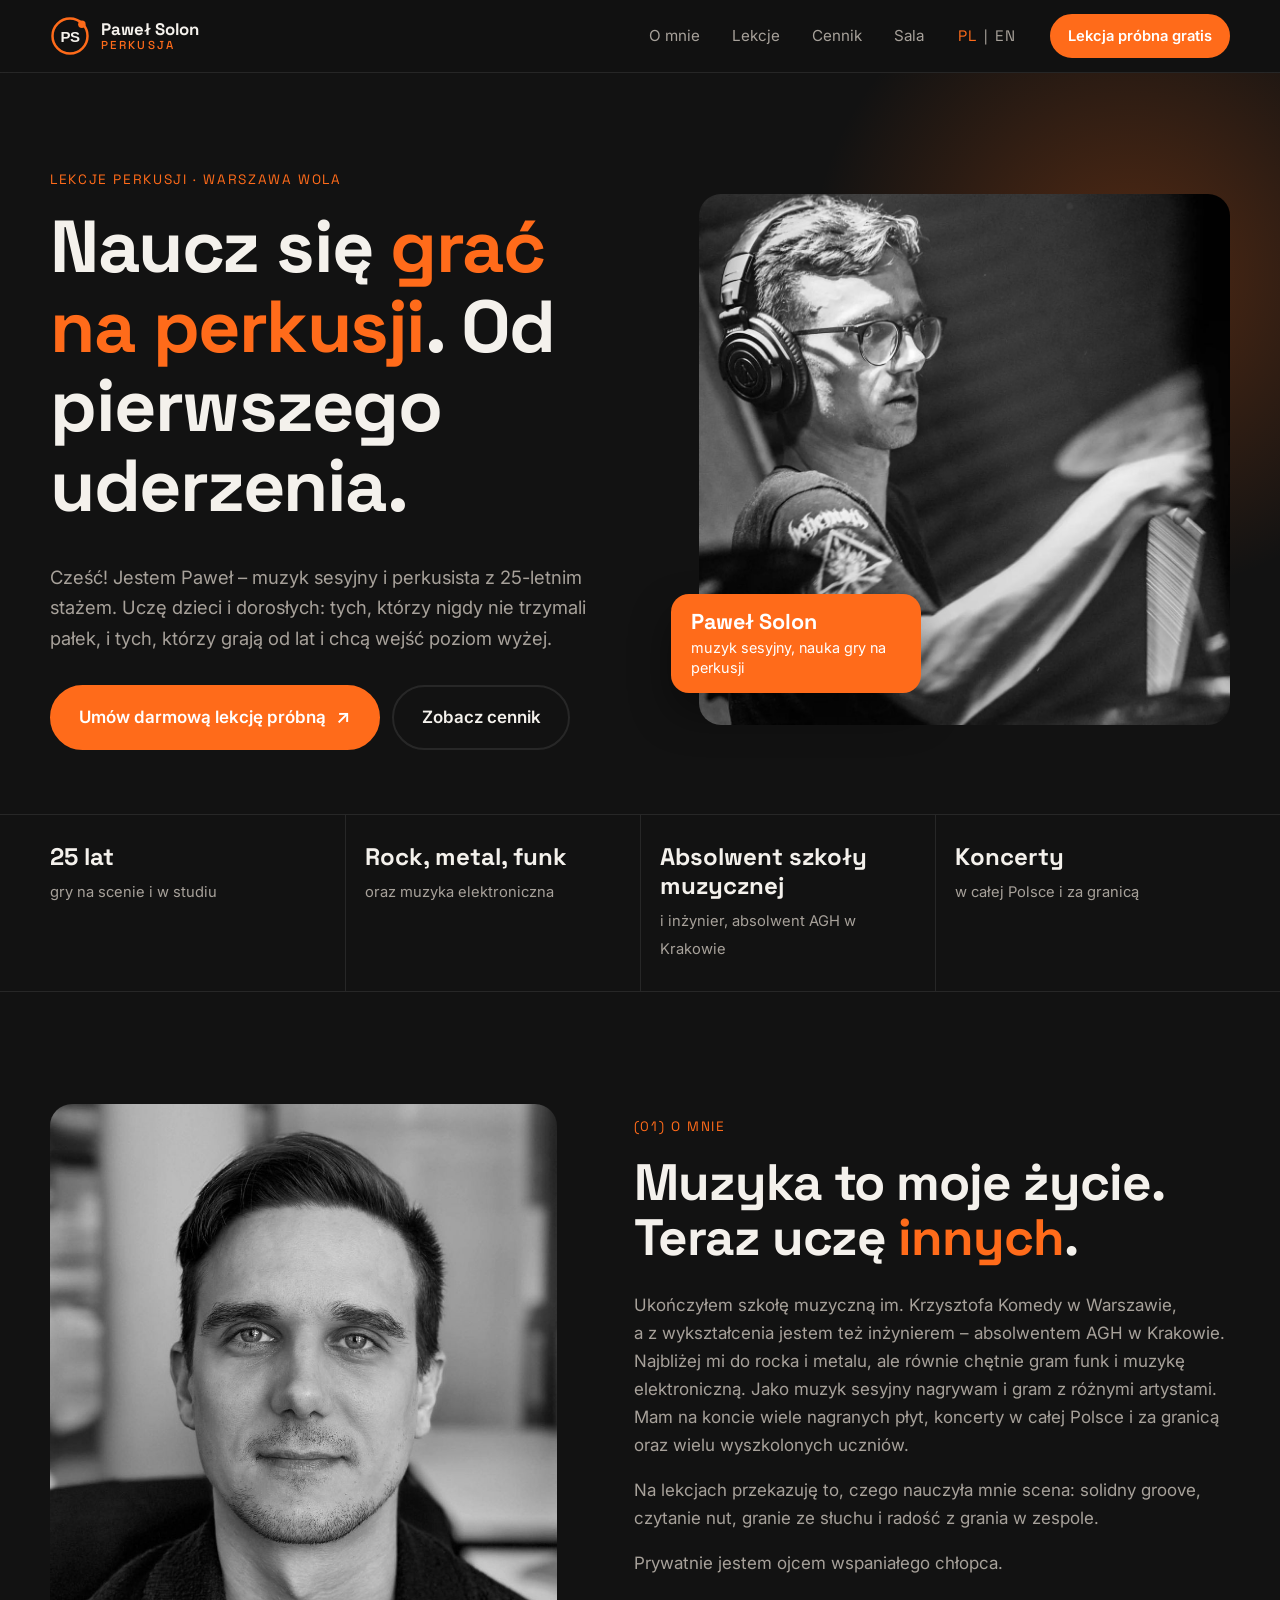
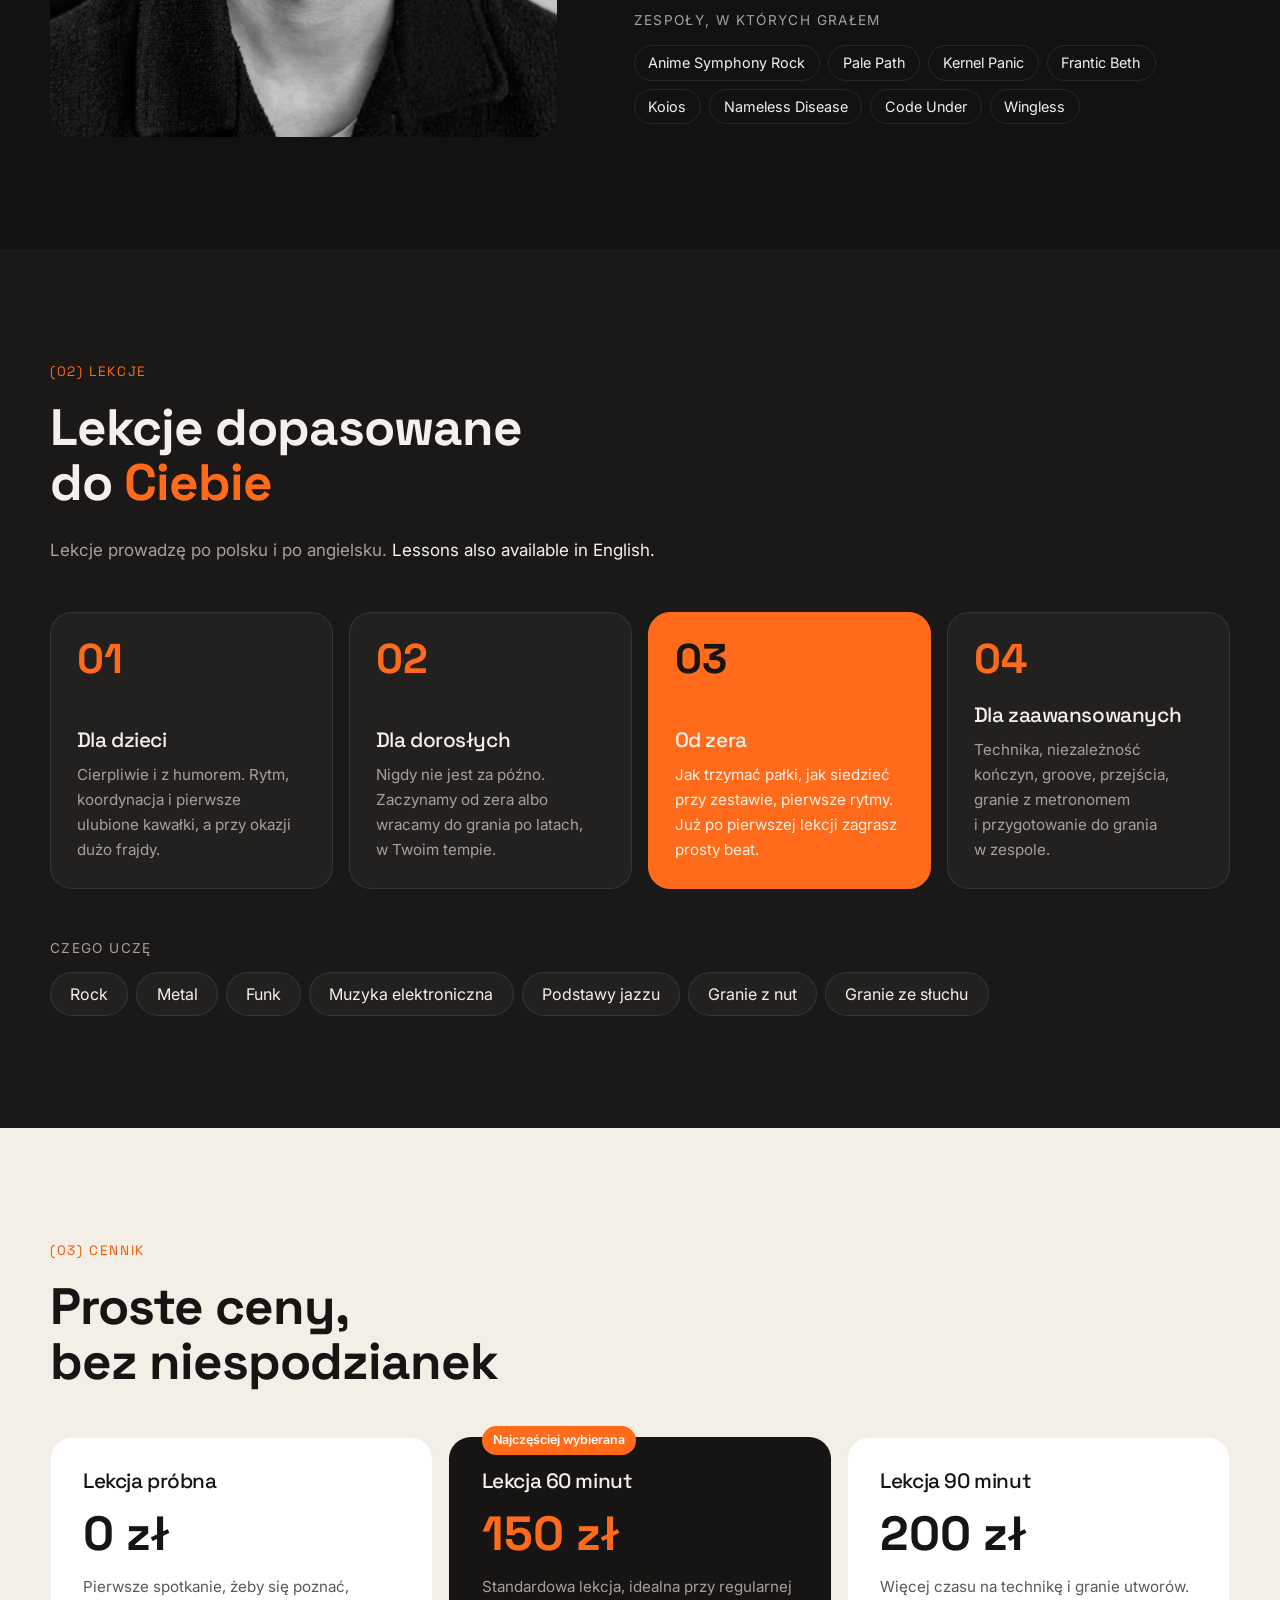
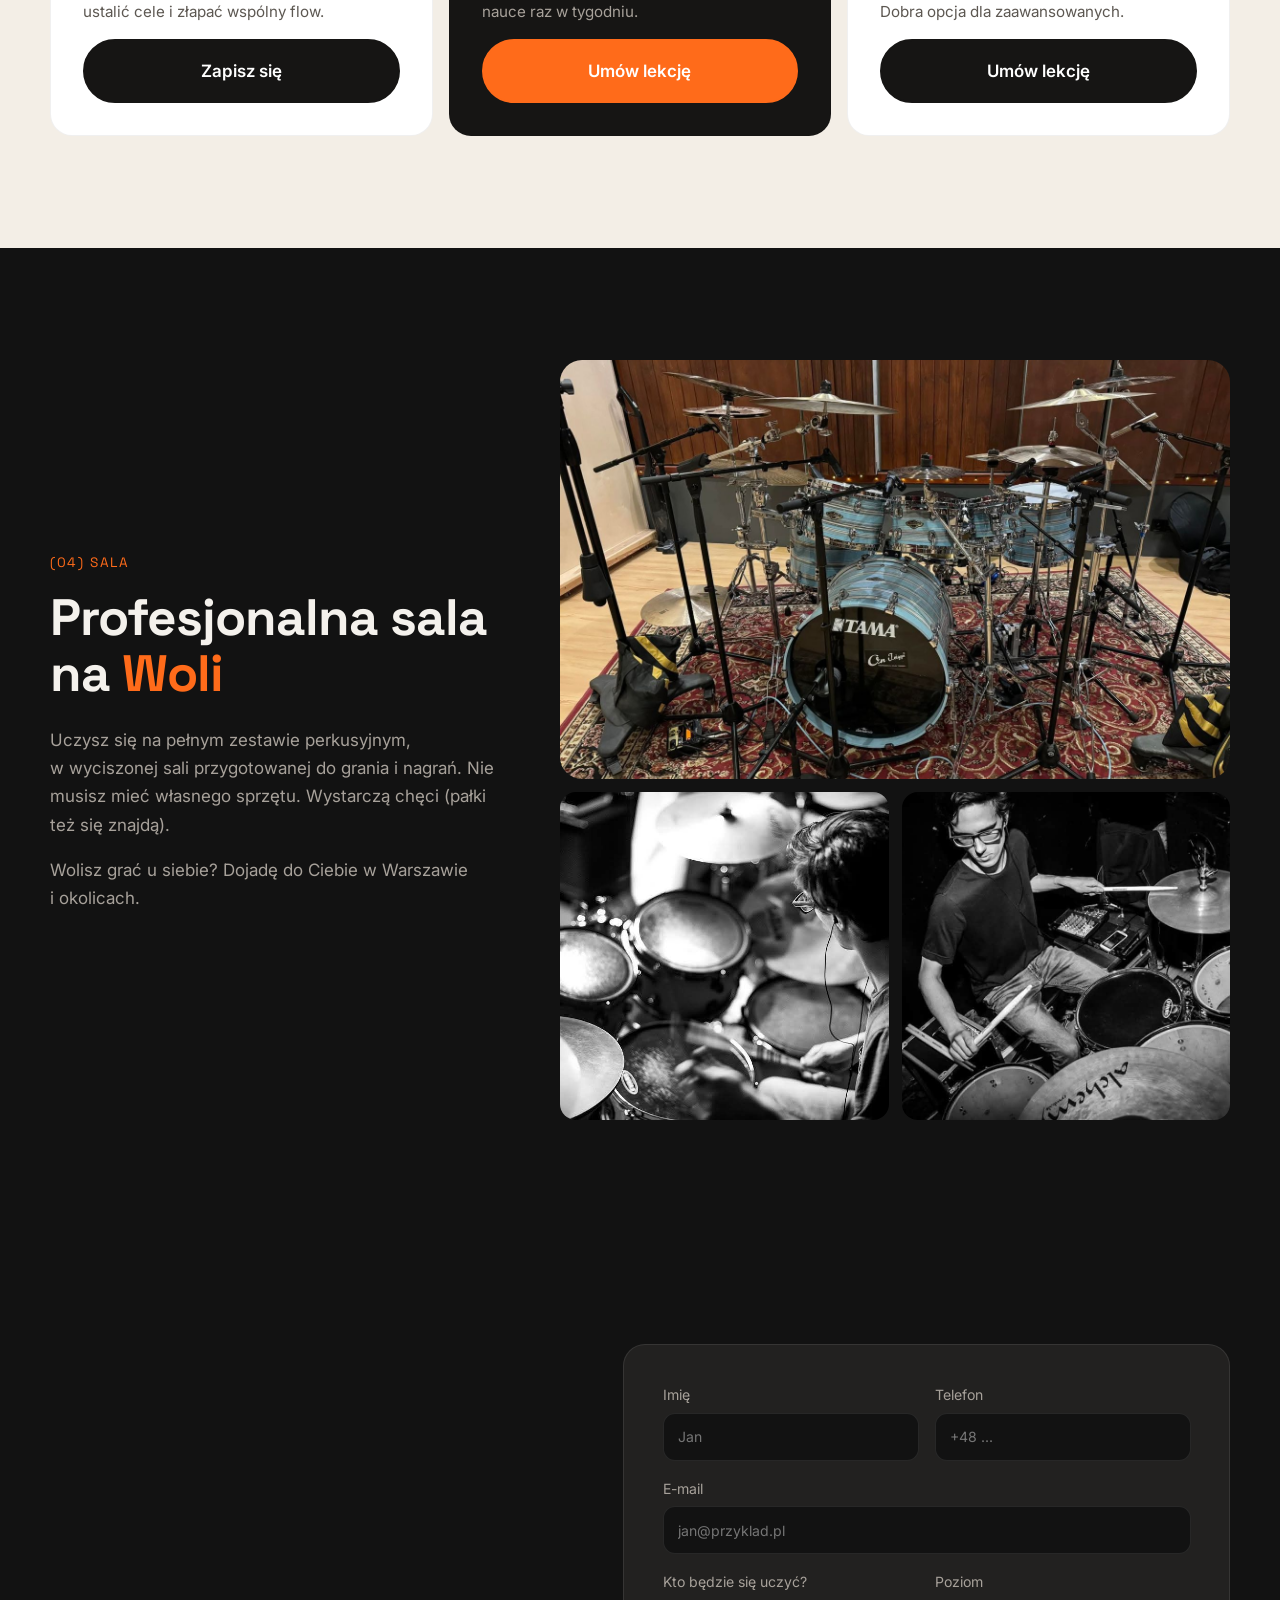
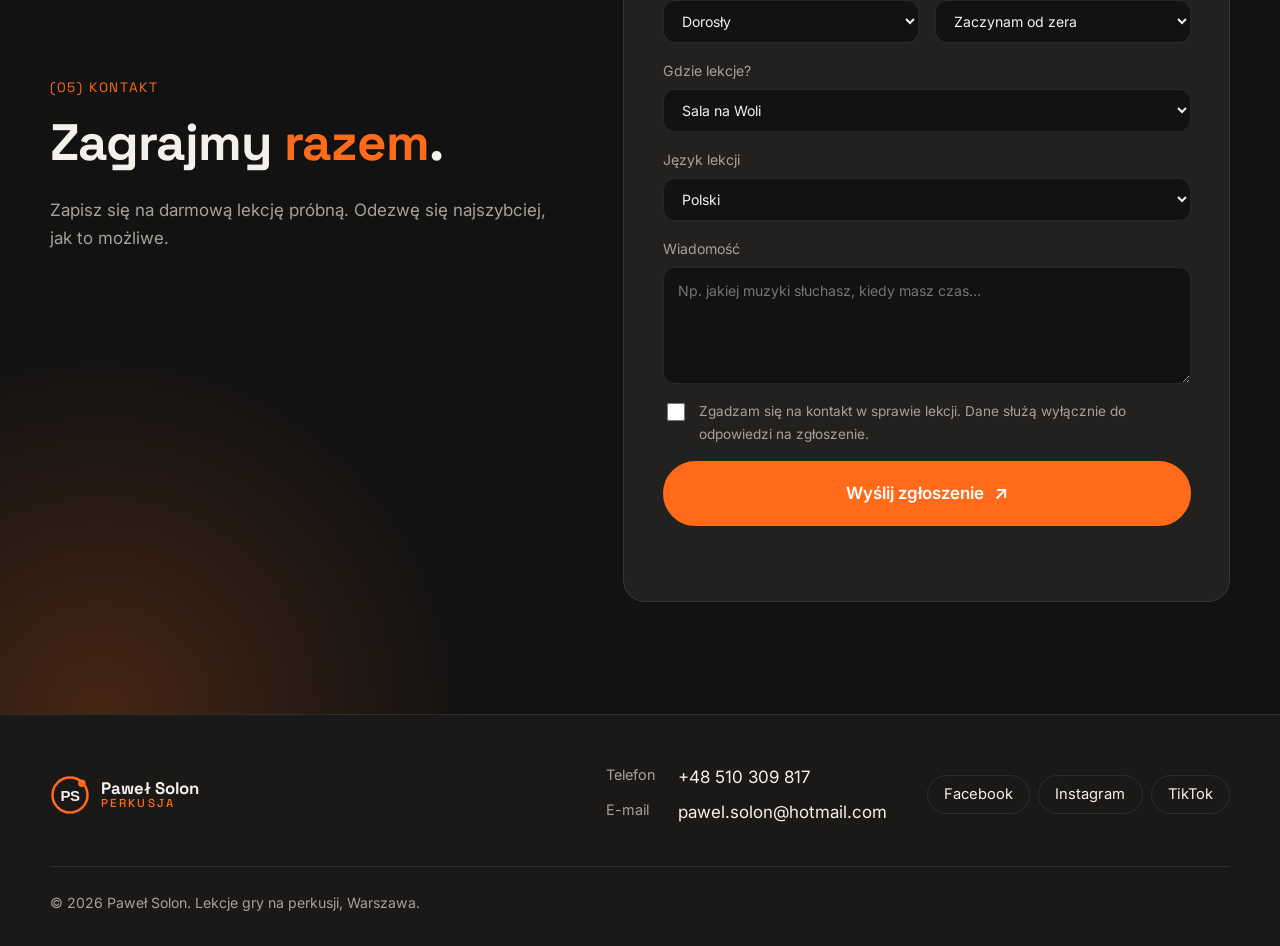
<file: index.html>
<!DOCTYPE html>
<html lang="pl">
<head>
  <!-- ========== GŁOWA STRONY: informacje dla przeglądarki i Google ========== -->
  <meta charset="UTF-8">
  <meta name="viewport" content="width=device-width, initial-scale=1">
  <title>Paweł Solon Perkusja – lekcje gry na perkusji, Warszawa Wola</title>
  <meta name="description" content="Lekcje gry na perkusji w Warszawie (Wola) lub z dojazdem. Dzieci i dorośli, od zera i dla zaawansowanych. Rock, metal, funk, elektronika, podstawy jazzu. Pierwsza lekcja gratis.">
  <link rel="icon" href="img/logo.svg" type="image/svg+xml">
  <!-- Informacja dla Google: ta strona ma też wersję angielską -->
  <link rel="canonical" href="https://solondrums.pl/">
  <link rel="alternate" hreflang="pl" href="https://solondrums.pl/">
  <link rel="alternate" hreflang="en" href="https://solondrums.pl/en/">
  <link rel="alternate" hreflang="x-default" href="https://solondrums.pl/">
  <!-- Podgląd linku na Facebooku, Messengerze, WhatsAppie -->
  <meta property="og:type" content="website">
  <meta property="og:url" content="https://solondrums.pl/">
  <meta property="og:title" content="Paweł Solon – lekcje gry na perkusji, Warszawa">
  <meta property="og:description" content="Dzieci i dorośli, od zera do zaawansowanych. Rock, metal, funk, elektronika. Pierwsza lekcja gratis.">
  <meta property="og:image" content="https://solondrums.pl/img/hero.jpg">
  <meta property="og:locale" content="pl_PL">

  <!-- Czcionki z Google Fonts -->
  <link rel="preconnect" href="https://fonts.googleapis.com">
  <link rel="preconnect" href="https://fonts.gstatic.com" crossorigin>
  <link href="https://fonts.googleapis.com/css2?family=Inter:wght@400;500;600&family=Space+Grotesk:wght@500;700&display=swap" rel="stylesheet">

  <!-- Wygląd strony jest w osobnym pliku -->
  <link rel="stylesheet" href="style.css">
</head>
<body>

  <!-- ========== NAWIGACJA ========== -->
  <header class="nav" id="top">
    <div class="container nav__inner">
      <a href="#top" class="brand" aria-label="Paweł Solon Perkusja – strona główna">
        <img src="img/logo.svg" alt="" width="40" height="40">
        <span class="brand__text">Paweł Solon<small>Perkusja</small></span>
      </a>
      <button class="nav__toggle" aria-label="Otwórz menu" aria-expanded="false">
        <span></span><span></span>
      </button>
      <nav class="nav__links">
        <a href="#o-mnie">O mnie</a>
        <a href="#lekcje">Lekcje</a>
        <a href="#cennik">Cennik</a>
        <a href="#sala">Sala</a>
        <span class="lang"><a href="index.html" class="lang--active" aria-current="true">PL</a> | <a href="en/index.html" hreflang="en" lang="en">EN</a></span>
        <a href="#kontakt" class="btn btn--small">Lekcja próbna gratis</a>
      </nav>
    </div>
  </header>

  <main>

    <!-- ========== HERO: pierwszy ekran ========== -->
    <section class="hero">
      <div class="container hero__inner">
        <div class="hero__text reveal">
          <p class="eyebrow">Lekcje perkusji · Warszawa Wola</p>
          <h1>Naucz się <span class="accent">grać na&nbsp;perkusji</span>. Od pierwszego uderzenia.</h1>
          <p class="lead">Cześć! Jestem Paweł – muzyk sesyjny i&nbsp;perkusista z&nbsp;25-letnim stażem. Uczę dzieci i&nbsp;dorosłych: tych, którzy nigdy nie trzymali pałek, i&nbsp;tych, którzy grają od lat i&nbsp;chcą wejść poziom wyżej.</p>
          <div class="hero__cta">
            <a href="#kontakt" class="btn">Umów darmową lekcję próbną <span class="arrow">↗</span></a>
            <a href="#cennik" class="btn btn--ghost">Zobacz cennik</a>
          </div>
        </div>
        <div class="hero__media reveal">
          <img src="img/hero.jpg" alt="Paweł Solon grający na perkusji w słuchawkach" width="1100" height="1101">
          <div class="stat stat--float">
            <strong>Paweł Solon</strong>
            <span>muzyk sesyjny, nauka gry na perkusji</span>
          </div>
        </div>
      </div>
    </section>

    <!-- ========== PASEK Z LICZBAMI ========== -->
    <section class="stats">
      <div class="container stats__grid">
        <div><strong>25 lat</strong><span>gry na scenie i w studiu</span></div>
        <div><strong>Rock, metal, funk</strong><span>oraz muzyka elektroniczna</span></div>
        <div><strong>Absolwent szkoły muzycznej</strong><span>i inżynier, absolwent AGH w Krakowie</span></div>
        <div><strong>Koncerty</strong><span>w całej Polsce i za granicą</span></div>
      </div>
    </section>

    <!-- ========== O MNIE ========== -->
    <section class="section" id="o-mnie">
      <div class="container about">
        <div class="about__photo reveal">
          <img src="img/pawel.jpg" alt="Portret Pawła Solona" width="900" height="1200" loading="lazy">
        </div>
        <div class="about__text reveal">
          <p class="eyebrow">(01) O mnie</p>
          <h2>Muzyka to moje życie. Teraz uczę <span class="accent">innych</span>.</h2>
          <p>Ukończyłem szkołę muzyczną im. Krzysztofa Komedy w&nbsp;Warszawie, a&nbsp;z&nbsp;wykształcenia jestem też inżynierem – absolwentem AGH w&nbsp;Krakowie. Najbliżej mi do rocka i&nbsp;metalu, ale równie chętnie gram funk i&nbsp;muzykę elektroniczną. Jako muzyk sesyjny nagrywam i&nbsp;gram z&nbsp;różnymi artystami. Mam na koncie wiele nagranych płyt, koncerty w&nbsp;całej Polsce i&nbsp;za granicą oraz wielu wyszkolonych uczniów.</p>
          <p>Na lekcjach przekazuję to, czego nauczyła mnie scena: solidny groove, czytanie nut, granie ze słuchu i&nbsp;radość z&nbsp;grania w&nbsp;zespole.</p>
          <p>Prywatnie jestem ojcem wspaniałego chłopca.</p>
          <p class="label">Zespoły, w których grałem</p>
          <ul class="tags">
            <li>Anime Symphony Rock</li>
            <li>Pale Path</li>
            <li>Kernel Panic</li>
            <li>Frantic Beth</li>
            <li>Koios</li>
            <li>Nameless Disease</li>
            <li>Code Under</li>
            <li>Wingless</li>
          </ul>
        </div>
      </div>
    </section>

    <!-- ========== LEKCJE: dla kogo i czego uczę ========== -->
    <section class="section section--alt" id="lekcje">
      <div class="container">
        <div class="section__head reveal">
          <p class="eyebrow">(02) Lekcje</p>
          <h2>Lekcje dopasowane do&nbsp;<span class="accent">Ciebie</span></h2>
          <p class="section__sub">Lekcje prowadzę po polsku i&nbsp;po angielsku. <em>Lessons also available in English.</em></p>
        </div>

        <div class="cards">
          <article class="card reveal">
            <span class="card__num">01</span>
            <h3>Dla dzieci</h3>
            <p>Cierpliwie i&nbsp;z&nbsp;humorem. Rytm, koordynacja i&nbsp;pierwsze ulubione kawałki, a przy okazji dużo frajdy.</p>
          </article>
          <article class="card reveal">
            <span class="card__num">02</span>
            <h3>Dla dorosłych</h3>
            <p>Nigdy nie jest za późno. Zaczynamy od zera albo wracamy do grania po latach, w&nbsp;Twoim tempie.</p>
          </article>
          <article class="card card--accent reveal">
            <span class="card__num">03</span>
            <h3>Od zera</h3>
            <p>Jak trzymać pałki, jak siedzieć przy zestawie, pierwsze rytmy. Już po pierwszej lekcji zagrasz prosty beat.</p>
          </article>
          <article class="card reveal">
            <span class="card__num">04</span>
            <h3>Dla zaawansowanych</h3>
            <p>Technika, niezależność kończyn, groove, przejścia, granie z&nbsp;metronomem i&nbsp;przygotowanie do grania w&nbsp;zespole.</p>
          </article>
        </div>

        <div class="styles reveal">
          <p class="label">Czego uczę</p>
          <ul class="tags tags--big">
            <li>Rock</li>
            <li>Metal</li>
            <li>Funk</li>
            <li>Muzyka elektroniczna</li>
            <li>Podstawy jazzu</li>
            <li>Granie z nut</li>
            <li>Granie ze słuchu</li>
          </ul>
        </div>

      </div>
    </section>

    <!-- ========== CENNIK (jasna sekcja) ========== -->
    <!-- Ceny zmieniasz tutaj: wystarczy podmienić liczby w znacznikach <strong class="price"> -->
    <section class="section section--light" id="cennik">
      <div class="container">
        <div class="section__head reveal">
          <p class="eyebrow">(03) Cennik</p>
          <h2>Proste ceny, bez&nbsp;niespodzianek</h2>
        </div>
        <div class="prices">
          <div class="price-card reveal">
            <h3>Lekcja próbna</h3>
            <strong class="price">0 zł</strong>
            <p>Pierwsze spotkanie, żeby się poznać, ustalić cele i&nbsp;złapać wspólny flow.</p>
            <a href="#kontakt" class="btn btn--dark">Zapisz się</a>
          </div>
          <div class="price-card price-card--featured reveal">
            <span class="badge">Najczęściej wybierana</span>
            <h3>Lekcja 60 minut</h3>
            <strong class="price">150 zł</strong>
            <p>Standardowa lekcja, idealna przy regularnej nauce raz w&nbsp;tygodniu.</p>
            <a href="#kontakt" class="btn">Umów lekcję</a>
          </div>
          <div class="price-card reveal">
            <h3>Lekcja 90 minut</h3>
            <strong class="price">200 zł</strong>
            <p>Więcej czasu na technikę i&nbsp;granie utworów. Dobra opcja dla zaawansowanych.</p>
            <a href="#kontakt" class="btn btn--dark">Umów lekcję</a>
          </div>
        </div>
      </div>
    </section>

    <!-- ========== SALA ========== -->
    <section class="section" id="sala">
      <div class="container sala">
        <div class="sala__text reveal">
          <p class="eyebrow">(04) Sala</p>
          <h2>Profesjonalna sala na&nbsp;<span class="accent">Woli</span></h2>
          <p>Uczysz się na pełnym zestawie perkusyjnym, w&nbsp;wyciszonej sali przygotowanej do grania i&nbsp;nagrań. Nie musisz mieć własnego sprzętu. Wystarczą chęci (pałki też się znajdą).</p>
          <p>Wolisz grać u siebie? Dojadę do Ciebie w&nbsp;Warszawie i&nbsp;okolicach.</p>
        </div>
        <div class="gallery reveal">
          <img class="gallery__main" src="img/sala.jpg" alt="Zestaw perkusyjny na sali do nauki na Woli" width="1400" height="1050" loading="lazy">
          <img src="img/koncert-1.jpg" alt="Paweł Solon przy perkusji, zdjęcie z próby" width="960" height="639" loading="lazy">
          <img src="img/koncert-2.jpg" alt="Paweł Solon grający na koncercie" width="720" height="720" loading="lazy">
        </div>
      </div>
    </section>

    <!-- ========== KONTAKT + FORMULARZ ========== -->
    <section class="section section--contact" id="kontakt">
      <div class="container contact">
        <div class="contact__info reveal">
          <p class="eyebrow">(05) Kontakt</p>
          <h2>Zagrajmy <span class="accent">razem</span>.</h2>
          <p>Zapisz się na darmową lekcję próbną. Odezwę się najszybciej, jak to możliwe.</p>
        </div>

        <!-- Formularz wysyła zgłoszenie na Twój e-mail przez darmową usługę FormSubmit -->
        <form class="form reveal" id="form" novalidate>
          <div class="form__row">
            <label>Imię<input type="text" name="imie" required autocomplete="name" placeholder="Jan"></label>
            <label>Telefon<input type="tel" name="telefon" autocomplete="tel" placeholder="+48 ..."></label>
          </div>
          <label>E-mail<input type="email" name="email" required autocomplete="email" placeholder="jan@przyklad.pl"></label>
          <div class="form__row">
            <label>Kto będzie się uczyć?
              <select name="uczen">
                <option>Dorosły</option>
                <option>Dziecko</option>
              </select>
            </label>
            <label>Poziom
              <select name="poziom">
                <option>Zaczynam od zera</option>
                <option>Trochę już gram</option>
                <option>Gram od kilku lat</option>
              </select>
            </label>
          </div>
          <label>Gdzie lekcje?
            <select name="miejsce">
              <option>Sala na Woli</option>
              <option>Dojazd do ucznia (Warszawa i okolice)</option>
              <option>Jeszcze nie wiem</option>
            </select>
          </label>
          <label>Język lekcji
            <select name="jezyk">
              <option>Polski</option>
              <option>English</option>
            </select>
          </label>
          <label>Wiadomość<textarea name="wiadomosc" rows="4" placeholder="Np. jakiej muzyki słuchasz, kiedy masz czas…"></textarea></label>
          <!-- Pułapka na boty: niewidoczne pole, ludzie go nie wypełnią -->
          <input type="text" name="_honey" class="hidden" tabindex="-1" autocomplete="off">
          <label class="check"><input type="checkbox" name="zgoda" required> Zgadzam się na kontakt w sprawie lekcji. Dane służą wyłącznie do odpowiedzi na zgłoszenie.</label>
          <button type="submit" class="btn btn--full">Wyślij zgłoszenie <span class="arrow">↗</span></button>
          <p class="form__status" role="status" aria-live="polite"></p>
        </form>
      </div>
    </section>

  </main>

  <!-- ========== STOPKA ========== -->
  <footer class="footer">
    <div class="container">
      <div class="footer__grid">
        <a href="#top" class="brand">
          <img src="img/logo.svg" alt="" width="40" height="40">
          <span class="brand__text">Paweł Solon<small>Perkusja</small></span>
        </a>
        <ul class="footer__contact">
          <li><span>Telefon</span><a href="tel:+48510309817">+48 510 309 817</a></li>
          <li><span>E-mail</span><a href="mailto:pawel.solon@hotmail.com">pawel.solon@hotmail.com</a></li>
        </ul>
        <div class="socials">
          <a href="https://www.facebook.com/share/1F8rc3peXm/" target="_blank" rel="noopener">Facebook</a>
          <a href="https://www.instagram.com/psolon/" target="_blank" rel="noopener">Instagram</a>
          <a href="https://www.tiktok.com/@psolon" target="_blank" rel="noopener">TikTok</a>
        </div>
      </div>
      <p class="footer__copy">© <span id="year"></span> Paweł Solon. Lekcje gry na perkusji, Warszawa.</p>
    </div>
  </footer>

  <!-- Skrypt: menu na telefonie, animacje, formularz -->
  <script src="script.js"></script>
</body>
</html>
</file>
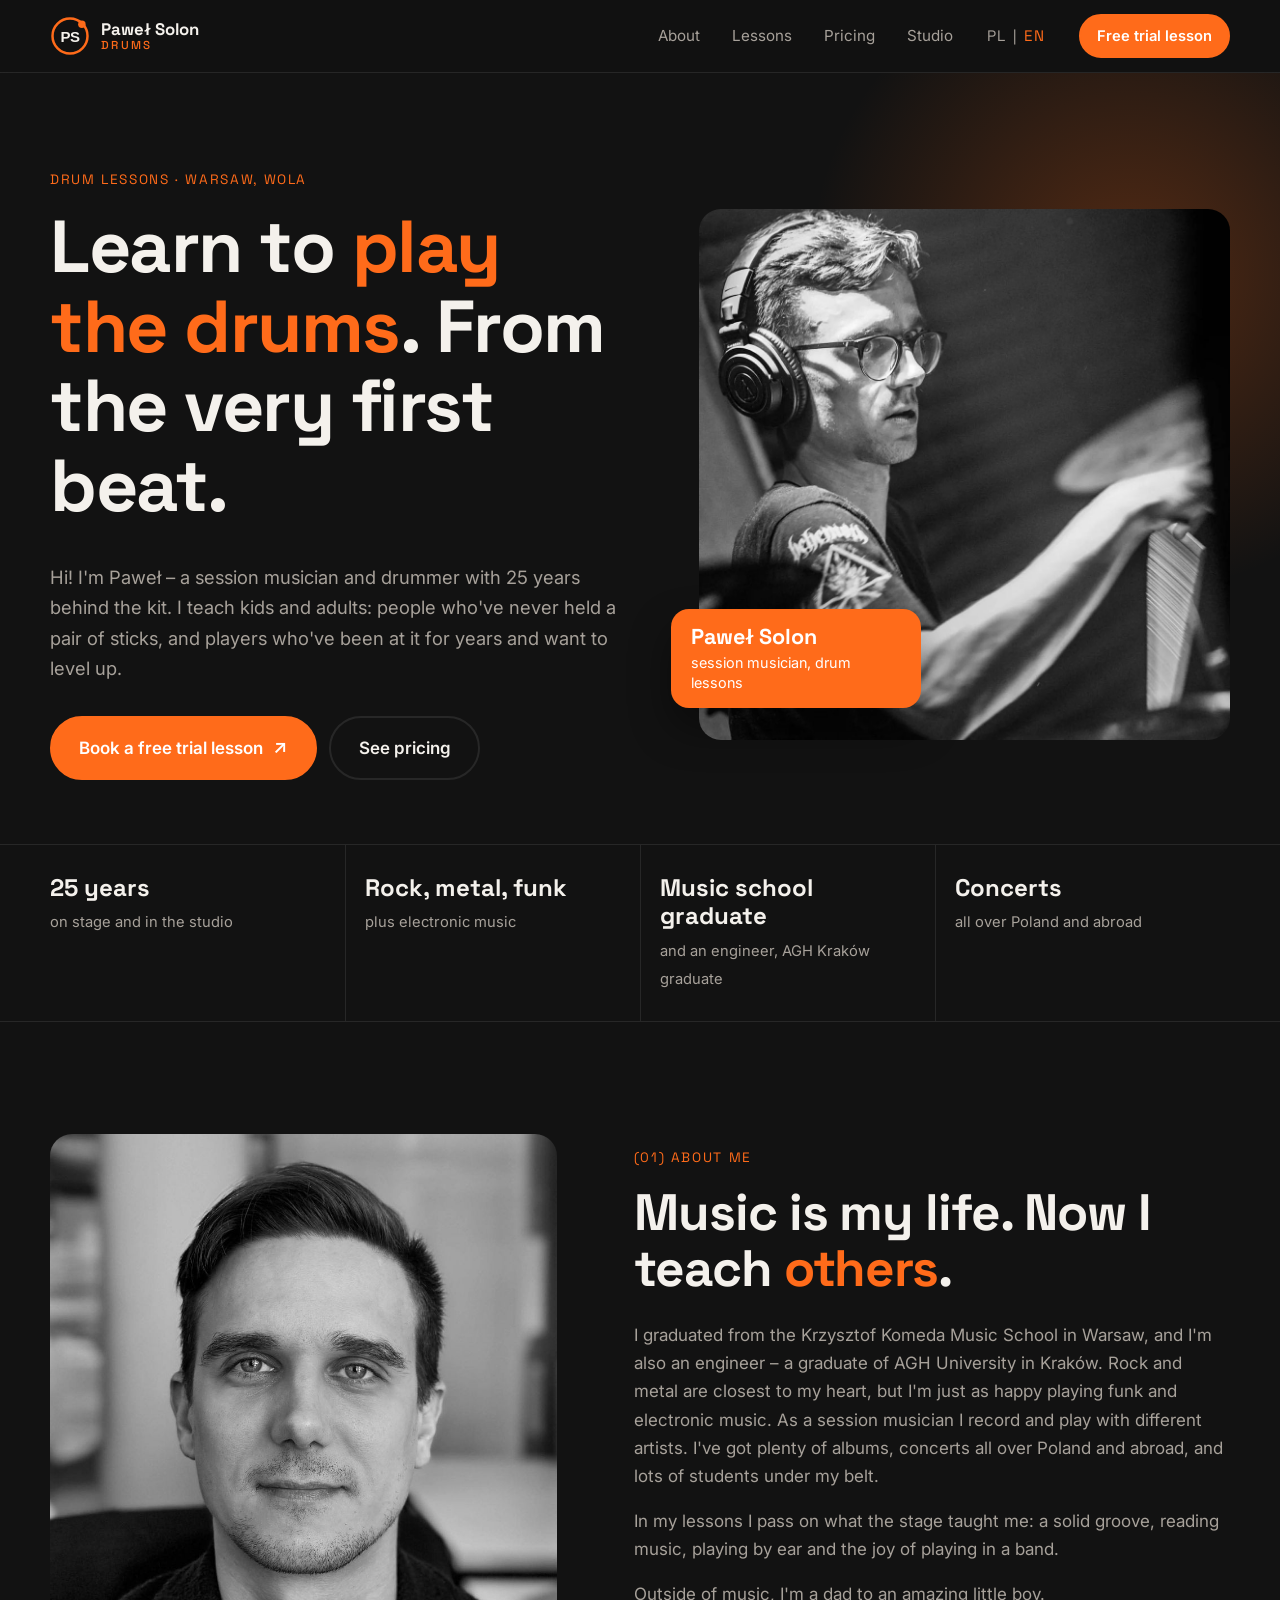
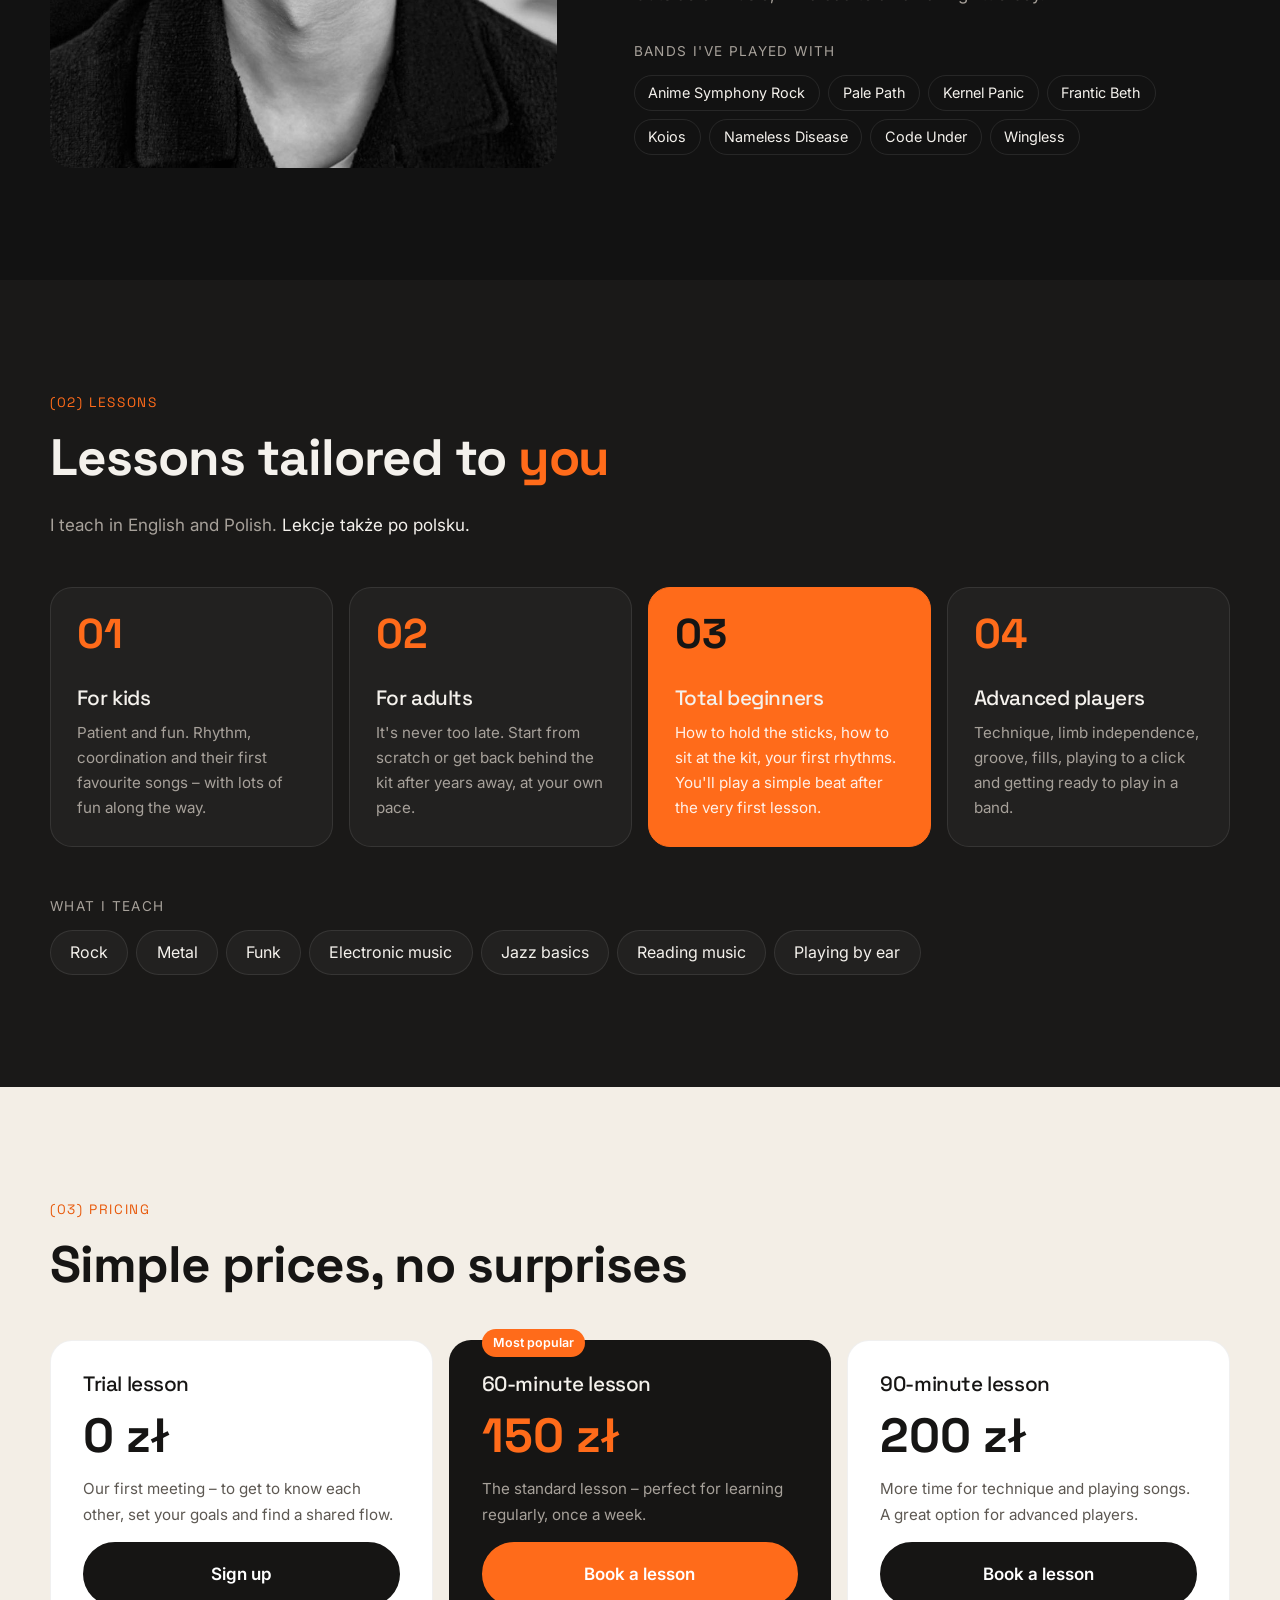
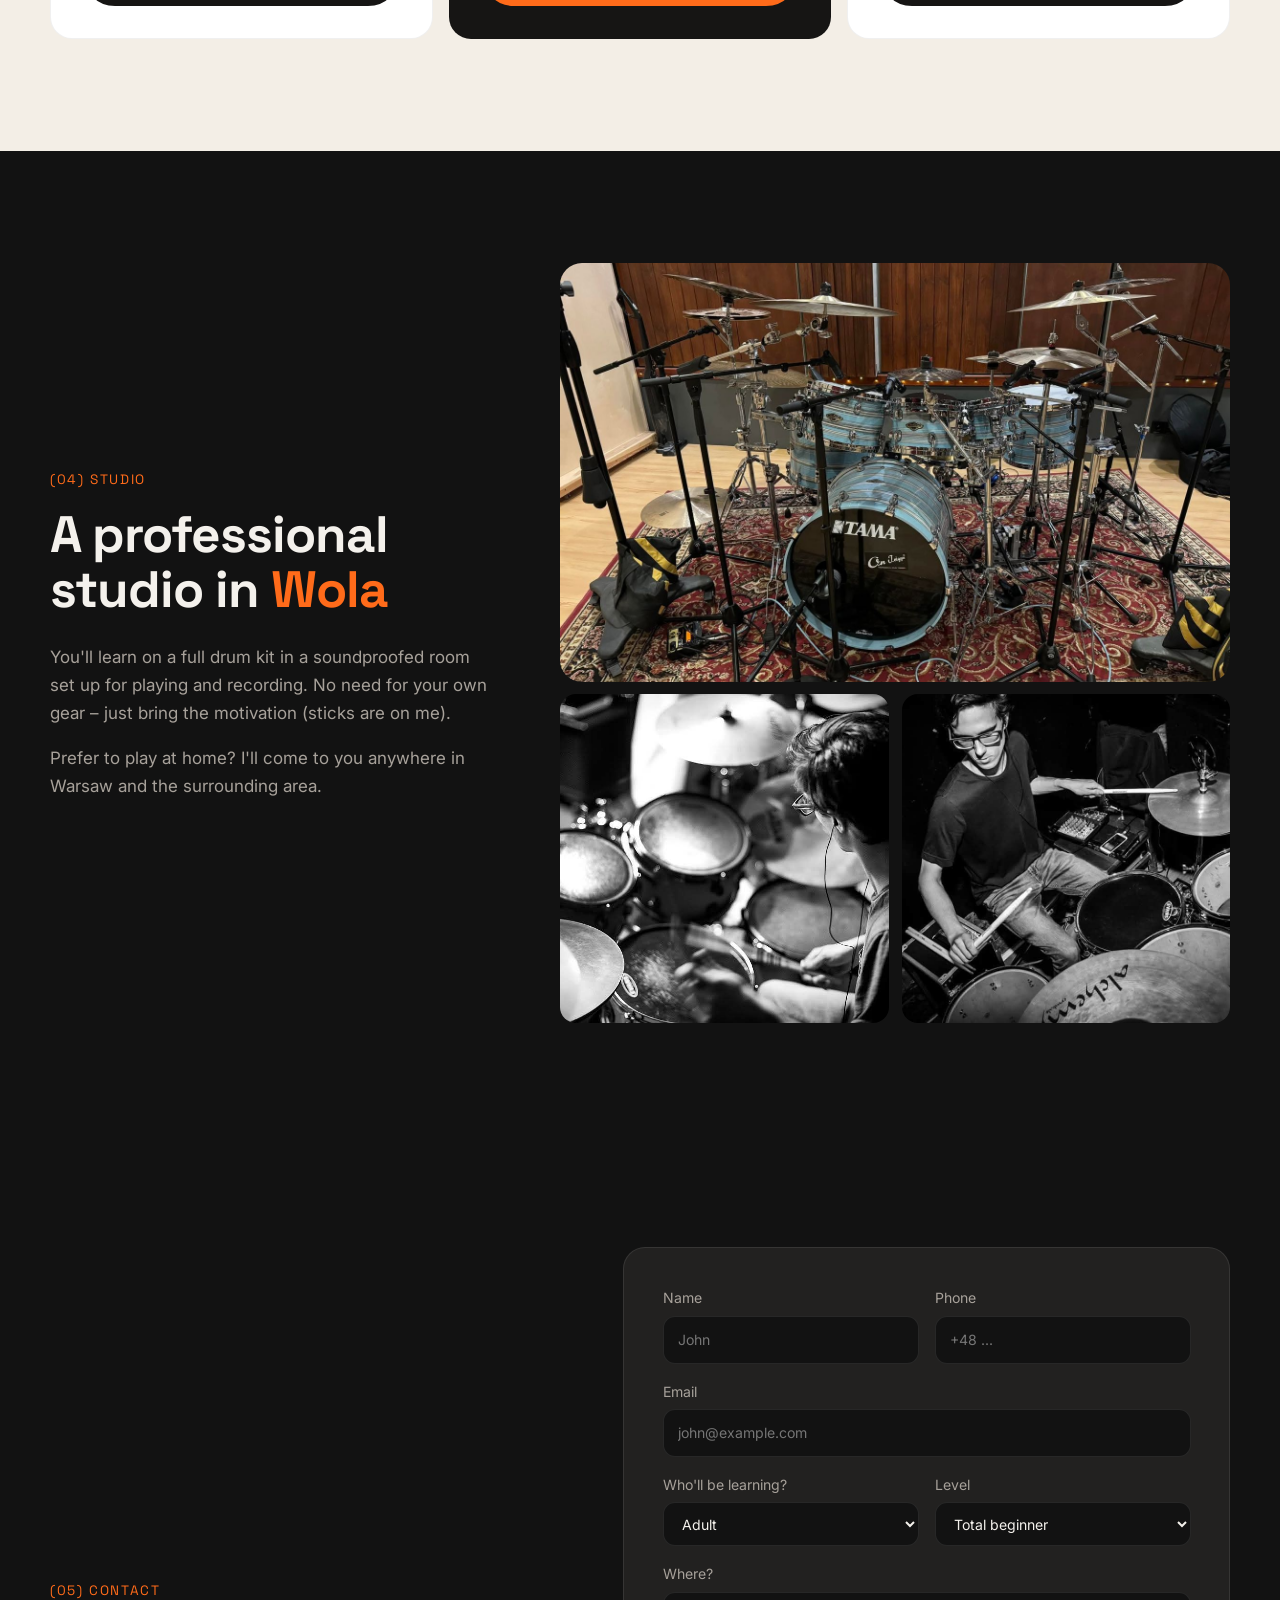
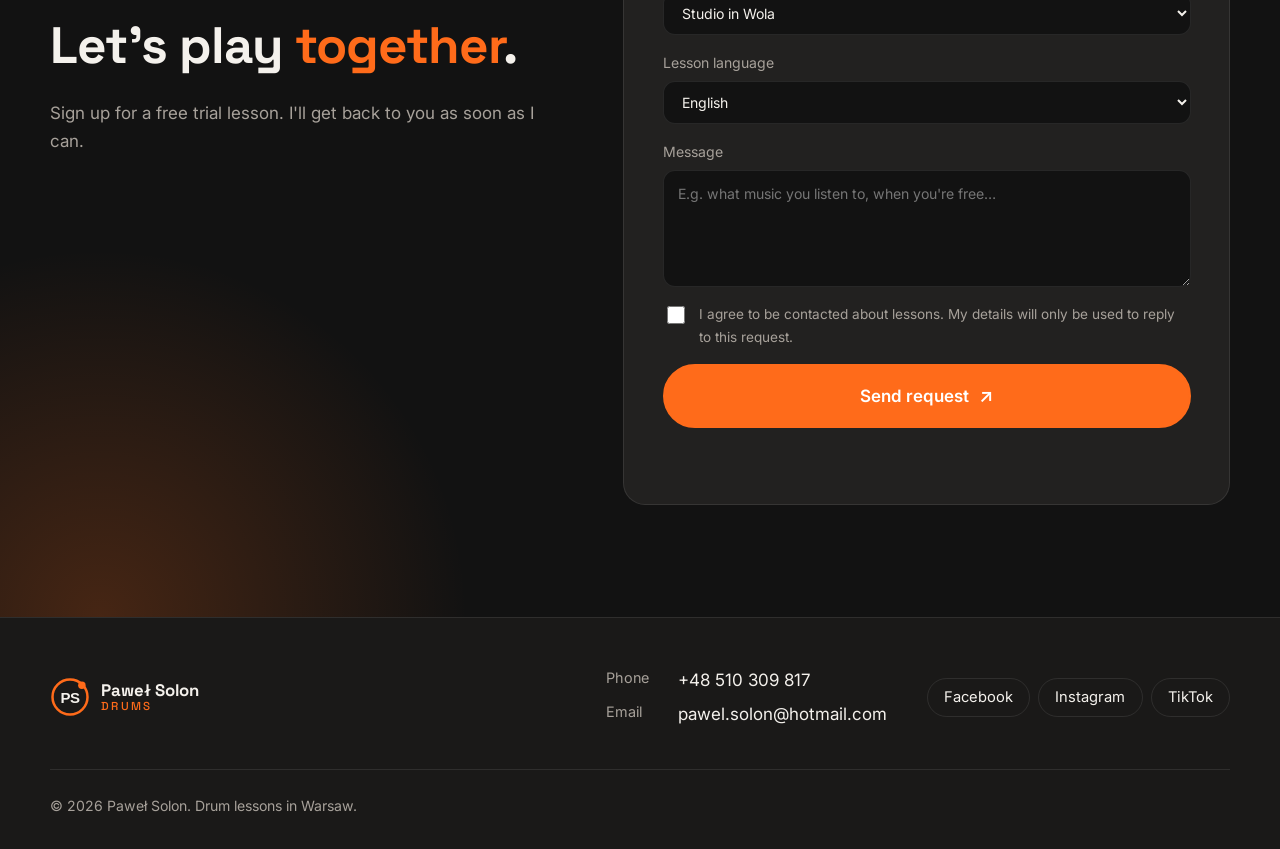
<file: en/index.html>
<!DOCTYPE html>
<html lang="en">
<head>
  <!-- ENGLISH VERSION. Files (styles, images, script) are shared with the Polish page – hence "../" in paths -->
  <meta charset="UTF-8">
  <meta name="viewport" content="width=device-width, initial-scale=1">
  <title>Paweł Solon Drums – drum lessons in Warsaw (Wola)</title>
  <meta name="description" content="Drum lessons in English in Warsaw (Wola) or at your place. Kids and adults, total beginners to advanced players. Rock, metal, funk, electronic, jazz basics. First lesson free.">
  <link rel="icon" href="../img/logo.svg" type="image/svg+xml">
  <link rel="canonical" href="https://solondrums.pl/en/">
  <link rel="alternate" hreflang="pl" href="https://solondrums.pl/">
  <link rel="alternate" hreflang="en" href="https://solondrums.pl/en/">
  <link rel="alternate" hreflang="x-default" href="https://solondrums.pl/">
  <meta property="og:type" content="website">
  <meta property="og:url" content="https://solondrums.pl/en/">
  <meta property="og:title" content="Paweł Solon – drum lessons in Warsaw">
  <meta property="og:description" content="Kids and adults, total beginners to advanced. Rock, metal, funk, electronic. First lesson free.">
  <meta property="og:image" content="https://solondrums.pl/img/hero.jpg">
  <meta property="og:locale" content="en_GB">

  <link rel="preconnect" href="https://fonts.googleapis.com">
  <link rel="preconnect" href="https://fonts.gstatic.com" crossorigin>
  <link href="https://fonts.googleapis.com/css2?family=Inter:wght@400;500;600&family=Space+Grotesk:wght@500;700&display=swap" rel="stylesheet">
  <link rel="stylesheet" href="../style.css">
</head>
<body>

  <!-- ========== NAVIGATION ========== -->
  <header class="nav" id="top">
    <div class="container nav__inner">
      <a href="#top" class="brand" aria-label="Paweł Solon Drums – home">
        <img src="../img/logo.svg" alt="" width="40" height="40">
        <span class="brand__text">Paweł Solon<small>Drums</small></span>
      </a>
      <button class="nav__toggle" aria-label="Open menu" aria-expanded="false">
        <span></span><span></span>
      </button>
      <nav class="nav__links">
        <a href="#about">About</a>
        <a href="#lessons">Lessons</a>
        <a href="#pricing">Pricing</a>
        <a href="#studio">Studio</a>
        <span class="lang"><a href="../index.html" hreflang="pl" lang="pl">PL</a> | <a href="index.html" class="lang--active" aria-current="true">EN</a></span>
        <a href="#contact" class="btn btn--small">Free trial lesson</a>
      </nav>
    </div>
  </header>

  <main>

    <!-- ========== HERO ========== -->
    <section class="hero">
      <div class="container hero__inner">
        <div class="hero__text reveal">
          <p class="eyebrow">Drum lessons · Warsaw, Wola</p>
          <h1>Learn to <span class="accent">play the&nbsp;drums</span>. From the very first beat.</h1>
          <p class="lead">Hi! I'm Paweł – a session musician and drummer with 25 years behind the kit. I teach kids and adults: people who've never held a pair of sticks, and players who've been at it for years and want to level up.</p>
          <div class="hero__cta">
            <a href="#contact" class="btn">Book a free trial lesson <span class="arrow">↗</span></a>
            <a href="#pricing" class="btn btn--ghost">See pricing</a>
          </div>
        </div>
        <div class="hero__media reveal">
          <img src="../img/hero.jpg" alt="Paweł Solon playing drums with headphones on" width="1100" height="1101">
          <div class="stat stat--float">
            <strong>Paweł Solon</strong>
            <span>session musician, drum lessons</span>
          </div>
        </div>
      </div>
    </section>

    <!-- ========== STATS BAR ========== -->
    <section class="stats">
      <div class="container stats__grid">
        <div><strong>25 years</strong><span>on stage and in the studio</span></div>
        <div><strong>Rock, metal, funk</strong><span>plus electronic music</span></div>
        <div><strong>Music school graduate</strong><span>and an engineer, AGH Kraków graduate</span></div>
        <div><strong>Concerts</strong><span>all over Poland and abroad</span></div>
      </div>
    </section>

    <!-- ========== ABOUT ========== -->
    <section class="section" id="about">
      <div class="container about">
        <div class="about__photo reveal">
          <img src="../img/pawel.jpg" alt="Portrait of Paweł Solon" width="900" height="1200" loading="lazy">
        </div>
        <div class="about__text reveal">
          <p class="eyebrow">(01) About me</p>
          <h2>Music is my life. Now I teach <span class="accent">others</span>.</h2>
          <p>I graduated from the Krzysztof Komeda Music School in Warsaw, and I'm also an engineer – a graduate of AGH University in Kraków. Rock and metal are closest to my heart, but I'm just as happy playing funk and electronic music. As a session musician I record and play with different artists. I've got plenty of albums, concerts all over Poland and abroad, and lots of students under my belt.</p>
          <p>In my lessons I pass on what the stage taught me: a solid groove, reading music, playing by ear and the joy of playing in a band.</p>
          <p>Outside of music, I'm a dad to an amazing little boy.</p>
          <p class="label">Bands I've played with</p>
          <ul class="tags">
            <li>Anime Symphony Rock</li>
            <li>Pale Path</li>
            <li>Kernel Panic</li>
            <li>Frantic Beth</li>
            <li>Koios</li>
            <li>Nameless Disease</li>
            <li>Code Under</li>
            <li>Wingless</li>
          </ul>
        </div>
      </div>
    </section>

    <!-- ========== LESSONS ========== -->
    <section class="section section--alt" id="lessons">
      <div class="container">
        <div class="section__head reveal">
          <p class="eyebrow">(02) Lessons</p>
          <h2>Lessons tailored to&nbsp;<span class="accent">you</span></h2>
          <p class="section__sub">I teach in English and Polish. <em>Lekcje także po polsku.</em></p>
        </div>

        <div class="cards">
          <article class="card reveal">
            <span class="card__num">01</span>
            <h3>For kids</h3>
            <p>Patient and fun. Rhythm, coordination and their first favourite songs – with lots of fun along the way.</p>
          </article>
          <article class="card reveal">
            <span class="card__num">02</span>
            <h3>For adults</h3>
            <p>It's never too late. Start from scratch or get back behind the kit after years away, at your own pace.</p>
          </article>
          <article class="card card--accent reveal">
            <span class="card__num">03</span>
            <h3>Total beginners</h3>
            <p>How to hold the sticks, how to sit at the kit, your first rhythms. You'll play a simple beat after the very first lesson.</p>
          </article>
          <article class="card reveal">
            <span class="card__num">04</span>
            <h3>Advanced players</h3>
            <p>Technique, limb independence, groove, fills, playing to a click and getting ready to play in a band.</p>
          </article>
        </div>

        <div class="styles reveal">
          <p class="label">What I teach</p>
          <ul class="tags tags--big">
            <li>Rock</li>
            <li>Metal</li>
            <li>Funk</li>
            <li>Electronic music</li>
            <li>Jazz basics</li>
            <li>Reading music</li>
            <li>Playing by ear</li>
          </ul>
        </div>
      </div>
    </section>

    <!-- ========== PRICING ========== -->
    <section class="section section--light" id="pricing">
      <div class="container">
        <div class="section__head reveal">
          <p class="eyebrow">(03) Pricing</p>
          <h2>Simple prices, no&nbsp;surprises</h2>
        </div>
        <div class="prices">
          <div class="price-card reveal">
            <h3>Trial lesson</h3>
            <strong class="price">0 zł</strong>
            <p>Our first meeting – to get to know each other, set your goals and find a shared flow.</p>
            <a href="#contact" class="btn btn--dark">Sign up</a>
          </div>
          <div class="price-card price-card--featured reveal">
            <span class="badge">Most popular</span>
            <h3>60-minute lesson</h3>
            <strong class="price">150 zł</strong>
            <p>The standard lesson – perfect for learning regularly, once a week.</p>
            <a href="#contact" class="btn">Book a lesson</a>
          </div>
          <div class="price-card reveal">
            <h3>90-minute lesson</h3>
            <strong class="price">200 zł</strong>
            <p>More time for technique and playing songs. A great option for advanced players.</p>
            <a href="#contact" class="btn btn--dark">Book a lesson</a>
          </div>
        </div>
      </div>
    </section>

    <!-- ========== STUDIO ========== -->
    <section class="section" id="studio">
      <div class="container sala">
        <div class="sala__text reveal">
          <p class="eyebrow">(04) Studio</p>
          <h2>A professional studio in&nbsp;<span class="accent">Wola</span></h2>
          <p>You'll learn on a full drum kit in a soundproofed room set up for playing and recording. No need for your own gear – just bring the motivation (sticks are on me).</p>
          <p>Prefer to play at home? I'll come to you anywhere in Warsaw and the surrounding area.</p>
        </div>
        <div class="gallery reveal">
          <img class="gallery__main" src="../img/sala.jpg" alt="Drum kit in the teaching studio in Wola" width="1400" height="1050" loading="lazy">
          <img src="../img/koncert-1.jpg" alt="Paweł Solon at the drums during a rehearsal" width="960" height="639" loading="lazy">
          <img src="../img/koncert-2.jpg" alt="Paweł Solon playing a gig" width="720" height="720" loading="lazy">
        </div>
      </div>
    </section>

    <!-- ========== CONTACT + FORM ========== -->
    <section class="section section--contact" id="contact">
      <div class="container contact">
        <div class="contact__info reveal">
          <p class="eyebrow">(05) Contact</p>
          <h2>Let's play <span class="accent">together</span>.</h2>
          <p>Sign up for a free trial lesson. I'll get back to you as soon as I can.</p>
        </div>

        <form class="form reveal" id="form" novalidate>
          <div class="form__row">
            <label>Name<input type="text" name="imie" required autocomplete="name" placeholder="John"></label>
            <label>Phone<input type="tel" name="telefon" autocomplete="tel" placeholder="+48 ..."></label>
          </div>
          <label>Email<input type="email" name="email" required autocomplete="email" placeholder="john@example.com"></label>
          <div class="form__row">
            <label>Who'll be learning?
              <select name="uczen">
                <option>Adult</option>
                <option>Child</option>
              </select>
            </label>
            <label>Level
              <select name="poziom">
                <option>Total beginner</option>
                <option>I play a little</option>
                <option>I've played for years</option>
              </select>
            </label>
          </div>
          <label>Where?
            <select name="miejsce">
              <option>Studio in Wola</option>
              <option>At my place (Warsaw and area)</option>
              <option>Not sure yet</option>
            </select>
          </label>
          <label>Lesson language
            <select name="jezyk">
              <option>English</option>
              <option>Polish</option>
            </select>
          </label>
          <label>Message<textarea name="wiadomosc" rows="4" placeholder="E.g. what music you listen to, when you're free…"></textarea></label>
          <input type="text" name="_honey" class="hidden" tabindex="-1" autocomplete="off">
          <label class="check"><input type="checkbox" name="zgoda" required> I agree to be contacted about lessons. My details will only be used to reply to this request.</label>
          <button type="submit" class="btn btn--full">Send request <span class="arrow">↗</span></button>
          <p class="form__status" role="status" aria-live="polite"></p>
        </form>
      </div>
    </section>

  </main>

  <!-- ========== FOOTER ========== -->
  <footer class="footer">
    <div class="container">
      <div class="footer__grid">
        <a href="#top" class="brand">
          <img src="../img/logo.svg" alt="" width="40" height="40">
          <span class="brand__text">Paweł Solon<small>Drums</small></span>
        </a>
        <ul class="footer__contact">
          <li><span>Phone</span><a href="tel:+48510309817">+48 510 309 817</a></li>
          <li><span>Email</span><a href="mailto:pawel.solon@hotmail.com">pawel.solon@hotmail.com</a></li>
        </ul>
        <div class="socials">
          <a href="https://www.facebook.com/share/1F8rc3peXm/" target="_blank" rel="noopener">Facebook</a>
          <a href="https://www.instagram.com/psolon/" target="_blank" rel="noopener">Instagram</a>
          <a href="https://www.tiktok.com/@psolon" target="_blank" rel="noopener">TikTok</a>
        </div>
      </div>
      <p class="footer__copy">© <span id="year"></span> Paweł Solon. Drum lessons in Warsaw.</p>
    </div>
  </footer>

  <script src="../script.js"></script>
</body>
</html>
</file>
<file: style.css>
/* =========================================================
   STYLE STRONY – Paweł Solon Perkusja
   Kolory i czcionki są zebrane na górze (zmienne CSS).
   Zmień kolor tutaj, a zmieni się na całej stronie.
   ========================================================= */
:root {
  --bg: #121212;          /* tło główne – grafit, nie czysta czerń */
  --bg-alt: #1a1918;      /* tło co drugiej sekcji */
  --card: #222120;        /* karty */
  --line: rgba(255, 255, 255, 0.09);
  --text: #f4f1ec;        /* tekst – ciepła biel */
  --muted: #a7a19a;       /* tekst drugorzędny */
  --accent: #ff6b1a;      /* POMARAŃCZ – kolor marki */
  --accent-dark: #e85a0c;
  --light: #f3eee6;       /* jasna sekcja (cennik) */
  --dark-text: #161514;

  --font-head: "Space Grotesk", "Arial", sans-serif;
  --font-body: "Inter", system-ui, -apple-system, "Segoe UI", sans-serif;
  --radius: 22px;
  --max: 1180px;
}

/* ---------- Podstawy ---------- */
*, *::before, *::after { box-sizing: border-box; }
html { scroll-behavior: smooth; scroll-padding-top: 80px; }
body {
  margin: 0;
  background: var(--bg);
  color: var(--text);
  font-family: var(--font-body);
  font-size: 17px;
  line-height: 1.65;
  -webkit-font-smoothing: antialiased;
}
img { max-width: 100%; display: block; height: auto; }
a { color: inherit; }
h1, h2, h3 { font-family: var(--font-head); line-height: 1.08; letter-spacing: -0.02em; margin: 0 0 0.5em; }
h1 { font-size: clamp(2.6rem, 6vw, 4.6rem); font-weight: 700; }
h2 { font-size: clamp(2rem, 4.2vw, 3.2rem); font-weight: 700; }
h3 { font-size: 1.3rem; font-weight: 500; }
p { margin: 0 0 1em; }
.container { width: min(var(--max), 100% - 40px); margin-inline: auto; }
.accent { color: var(--accent); }
.hidden { position: absolute; left: -9999px; }

.eyebrow {
  font-family: var(--font-head);
  font-size: 0.85rem;
  letter-spacing: 0.12em;
  text-transform: uppercase;
  color: var(--accent);
  margin-bottom: 1rem;
}
.label { font-size: 0.85rem; text-transform: uppercase; letter-spacing: 0.1em; color: var(--muted); margin: 2rem 0 0.8rem; }
.lead { font-size: 1.15rem; color: var(--muted); max-width: 34em; }

/* ---------- Przyciski ---------- */
.btn {
  display: inline-flex; align-items: center; justify-content: center; gap: 0.6em;
  background: var(--accent); color: #fff;
  font-weight: 600; text-decoration: none;
  padding: 0.95em 1.6em; border-radius: 999px; border: 2px solid var(--accent);
  cursor: pointer; font: inherit; font-weight: 600;
  transition: transform 0.2s, background 0.2s;
}
.btn:hover { background: var(--accent-dark); border-color: var(--accent-dark); transform: translateY(-2px); }
.btn--ghost { background: transparent; border-color: var(--line); color: var(--text); }
.btn--ghost:hover { background: rgba(255,255,255,0.06); border-color: var(--text); }
.btn--dark { background: var(--dark-text); border-color: var(--dark-text); }
.btn--dark:hover { background: #000; border-color: #000; }
.btn--small { padding: 0.55em 1.1em; font-size: 0.92rem; }
.btn--full { width: 100%; }
.arrow { font-size: 1.1em; line-height: 1; }

/* ---------- Nawigacja ---------- */
.nav {
  position: sticky; top: 0; z-index: 50;
  background: rgba(18, 18, 18, 0.82);
  backdrop-filter: blur(12px); -webkit-backdrop-filter: blur(12px);
  border-bottom: 1px solid var(--line);
}
.nav__inner { display: flex; align-items: center; justify-content: space-between; height: 72px; }
.brand { display: flex; align-items: center; gap: 0.7rem; text-decoration: none; }
.brand__text { font-family: var(--font-head); font-weight: 700; line-height: 1.05; font-size: 1.05rem; }
.brand__text small { display: block; font-weight: 500; font-size: 0.72rem; letter-spacing: 0.2em; text-transform: uppercase; color: var(--accent); }
.nav__links { display: flex; align-items: center; gap: 2rem; }
.nav__links a:not(.btn) { text-decoration: none; color: var(--muted); font-size: 0.95rem; transition: color 0.2s; }
.nav__links a:not(.btn):hover { color: var(--text); }
/* Przełącznik języka PL | EN */
.lang { color: var(--muted); font-size: 0.9rem; font-family: var(--font-head); letter-spacing: 0.05em; }
.nav__links .lang a { text-decoration: none; color: var(--muted); padding: 0 0.15rem; }
.nav__links .lang a.lang--active { color: var(--accent); }
.nav__links .lang a:hover { color: var(--text); }
.nav__toggle { display: none; background: none; border: 0; width: 44px; height: 44px; cursor: pointer; position: relative; }
.nav__toggle span { position: absolute; left: 10px; right: 10px; height: 2px; background: var(--text); transition: transform 0.3s, top 0.3s; }
.nav__toggle span:first-child { top: 17px; }
.nav__toggle span:last-child { top: 25px; }
.nav--open .nav__toggle span:first-child { top: 21px; transform: rotate(45deg); }
.nav--open .nav__toggle span:last-child { top: 21px; transform: rotate(-45deg); }

/* ---------- Hero ---------- */
.hero { position: relative; overflow: hidden; padding: clamp(3rem, 8vw, 6rem) 0 4rem; }
.hero::before { /* pomarańczowa poświata w tle */
  content: ""; position: absolute; width: 700px; height: 700px; right: -200px; top: -150px;
  background: radial-gradient(circle, rgba(255,107,26,0.28), transparent 65%);
  pointer-events: none;
}
.hero__inner { position: relative; display: grid; grid-template-columns: 1.1fr 1fr; gap: clamp(2rem, 5vw, 5rem); align-items: center; }
.hero__cta { display: flex; flex-wrap: wrap; gap: 0.8rem; margin-top: 2rem; }
.hero__media { position: relative; }
.hero__media img { border-radius: var(--radius); aspect-ratio: 1 / 1; object-fit: cover; width: 100%; }
.stat--float {
  position: absolute; left: -28px; bottom: 32px;
  background: var(--accent); color: #fff; border-radius: 18px; padding: 1rem 1.3rem;
  box-shadow: 0 20px 40px rgba(0,0,0,0.4);
}
.stat--float { max-width: 250px; }
.stat--float strong { display: block; font-family: var(--font-head); font-size: 1.35rem; line-height: 1.15; margin-bottom: 0.2rem; }
.stat--float span { display: block; font-size: 0.9rem; line-height: 1.35; }

/* ---------- Pasek liczb ---------- */
.stats { border-block: 1px solid var(--line); }
.stats__grid { display: grid; grid-template-columns: repeat(4, 1fr); }
.stats__grid div { padding: 1.8rem 1.2rem; border-left: 1px solid var(--line); }
.stats__grid div:first-child { border-left: 0; padding-left: 0; }
.stats__grid strong { display: block; font-family: var(--font-head); font-size: 1.5rem; line-height: 1.2; margin-bottom: 0.3rem; }
.stats__grid span { color: var(--muted); font-size: 0.92rem; }

/* ---------- Sekcje ---------- */
.section { padding: clamp(4rem, 9vw, 7rem) 0; }
.section--alt { background: var(--bg-alt); }
.section__head { max-width: 40rem; margin-bottom: 3rem; }
.section__sub { color: var(--muted); margin: 0; }
.section__sub em { color: var(--text); font-style: normal; }

/* O mnie */
.about { display: grid; grid-template-columns: 0.85fr 1fr; gap: clamp(2rem, 6vw, 6rem); align-items: center; }
.about__photo img { border-radius: var(--radius); aspect-ratio: 4 / 5; object-fit: cover; object-position: center 30%; width: 100%; }
.about__text > p:not(.eyebrow):not(.label) { color: var(--muted); }
.tags { list-style: none; padding: 0; margin: 0; display: flex; flex-wrap: wrap; gap: 0.5rem; }
.tags li { border: 1px solid var(--line); border-radius: 999px; padding: 0.35em 0.95em; font-size: 0.9rem; }
.tags--big li { font-size: 1rem; padding: 0.5em 1.2em; background: var(--card); }

/* Karty lekcji */
.cards { display: grid; grid-template-columns: repeat(4, 1fr); gap: 1rem; }
.card { background: var(--card); border: 1px solid var(--line); border-radius: var(--radius); padding: 1.6rem; min-height: 260px; display: flex; flex-direction: column; }
.card p { color: var(--muted); font-size: 0.95rem; margin: 0; }
.card__num { font-family: var(--font-head); font-size: 2.6rem; font-weight: 700; color: var(--accent); margin-bottom: auto; padding-bottom: 1.5rem; line-height: 1; }
.card--accent { background: var(--accent); border-color: var(--accent); }
.card--accent .card__num { color: var(--dark-text); }
.card--accent p { color: rgba(255,255,255,0.9); }
.styles { margin-top: 3rem; }

/* Kroki */
.steps { display: grid; grid-template-columns: repeat(3, 1fr); gap: 2rem; margin-top: 4rem; padding-top: 3rem; border-top: 1px solid var(--line); }
.step__num { display: inline-block; font-family: var(--font-head); font-size: 0.85rem; border: 1px solid var(--accent); color: var(--accent); border-radius: 999px; padding: 0.15em 0.7em; margin-bottom: 1rem; }
.step p { color: var(--muted); font-size: 0.95rem; }

/* Cennik – jasna sekcja */
.section--light { background: var(--light); color: var(--dark-text); }
.section--light .eyebrow { color: var(--accent-dark); }
.prices { display: grid; grid-template-columns: repeat(3, 1fr); gap: 1rem; align-items: stretch; }
.price-card { position: relative; background: #fff; border-radius: var(--radius); padding: 2rem; display: flex; flex-direction: column; border: 1px solid rgba(0,0,0,0.06); }
.price-card p { color: #5d5852; font-size: 0.95rem; flex-grow: 1; }
.price { display: block; font-family: var(--font-head); font-size: 3rem; line-height: 1; margin: 0.4rem 0 1rem; }
.price-card--featured { background: var(--dark-text); color: var(--text); }
.price-card--featured p { color: var(--muted); }
.price-card--featured .price { color: var(--accent); }
.badge { position: absolute; top: -12px; left: 2rem; background: var(--accent); color: #fff; font-size: 0.78rem; font-weight: 600; padding: 0.3em 0.9em; border-radius: 999px; }
.note { margin-top: 2rem; color: #5d5852; text-align: center; }

/* Sala */
.sala { display: grid; grid-template-columns: 0.8fr 1.2fr; gap: clamp(2rem, 5vw, 5rem); align-items: center; }
.sala__text p:not(.eyebrow) { color: var(--muted); }
.gallery { display: grid; grid-template-columns: 1fr 1fr; gap: 0.8rem; }
.gallery img { border-radius: 16px; width: 100%; aspect-ratio: 1 / 1; object-fit: cover; }
.gallery .gallery__main { grid-column: 1 / -1; aspect-ratio: 16 / 10; border-radius: var(--radius); }

/* Kontakt */
.section--contact { position: relative; overflow: hidden; }
.section--contact::before {
  content: ""; position: absolute; width: 800px; height: 800px; left: -300px; bottom: -400px;
  background: radial-gradient(circle, rgba(255,107,26,0.22), transparent 65%); pointer-events: none;
}
.contact { position: relative; display: grid; grid-template-columns: 0.9fr 1.1fr; gap: clamp(2rem, 6vw, 6rem); align-items: center; }
.contact__info > p:not(.eyebrow) { color: var(--muted); }
.contact__list { list-style: none; padding: 0; margin: 2rem 0; }
.contact__list li { padding: 1rem 0; border-bottom: 1px solid var(--line); display: grid; grid-template-columns: 6rem 1fr; }
.contact__list span { color: var(--muted); font-size: 0.9rem; }
.contact__list a { text-decoration: none; }
.contact__list a:hover { color: var(--accent); }
.socials { display: flex; flex-wrap: wrap; gap: 0.5rem; }
.socials a { text-decoration: none; border: 1px solid var(--line); border-radius: 999px; padding: 0.45em 1.1em; font-size: 0.92rem; transition: 0.2s; }
.socials a:hover { border-color: var(--accent); color: var(--accent); }

/* Formularz */
.form { background: var(--card); border: 1px solid var(--line); border-radius: var(--radius); padding: clamp(1.4rem, 4vw, 2.4rem); display: grid; gap: 1rem; }
.form__row { display: grid; grid-template-columns: 1fr 1fr; gap: 1rem; }
.form label { display: grid; gap: 0.4rem; font-size: 0.88rem; color: var(--muted); }
.form input, .form select, .form textarea {
  font: inherit; color: var(--text); background: var(--bg);
  border: 1px solid var(--line); border-radius: 12px; padding: 0.8em 1em; width: 100%;
  transition: border-color 0.2s;
}
.form input:focus, .form select:focus, .form textarea:focus { outline: none; border-color: var(--accent); }
.form .check { display: flex; gap: 0.7rem; align-items: flex-start; font-size: 0.85rem; }
.form .check input { width: 18px; height: 18px; margin-top: 3px; accent-color: var(--accent); flex-shrink: 0; }
.form .invalid { border-color: #ff4d4d; }
.form__status { margin: 0; font-size: 0.95rem; min-height: 1.4em; }
.form__status.ok { color: #6fdc8c; }
.form__status.err { color: #ff8a7a; }

/* Stopka */
.footer { border-top: 1px solid var(--line); padding: 3rem 0 2rem; background: var(--bg-alt); }
.footer__grid { display: grid; grid-template-columns: 1fr auto auto; gap: 2.5rem; align-items: center; }
.footer__contact { list-style: none; padding: 0; margin: 0; display: grid; gap: 0.4rem; }
.footer__contact li { display: grid; grid-template-columns: 4.5rem 1fr; }
.footer__contact span { color: var(--muted); font-size: 0.9rem; }
.footer__contact a { text-decoration: none; }
.footer__contact a:hover { color: var(--accent); }
.footer__copy { margin: 2.5rem 0 0; padding-top: 1.5rem; border-top: 1px solid var(--line); color: var(--muted); font-size: 0.88rem; }
/* ---------- Animacja pojawiania się przy przewijaniu ---------- */
.reveal { opacity: 0; transform: translateY(24px); transition: opacity 0.7s ease, transform 0.7s ease; }
.reveal.visible { opacity: 1; transform: none; }
@media (prefers-reduced-motion: reduce) { .reveal { opacity: 1; transform: none; transition: none; } }

/* =========================================================
   WERSJA NA TABLET I TELEFON (responsywność)
   ========================================================= */
@media (max-width: 960px) {
  .cards { grid-template-columns: repeat(2, 1fr); }
  .stats__grid { grid-template-columns: repeat(2, 1fr); }
  .stats__grid div:nth-child(3) { border-left: 0; padding-left: 0; }
  .stats__grid div:nth-child(-n+2) { border-bottom: 1px solid var(--line); }
}
@media (max-width: 820px) {
  .nav__toggle { display: block; }
  .nav__links {
    position: absolute; top: 72px; left: 0; right: 0;
    flex-direction: column; align-items: stretch; gap: 0;
    background: var(--bg); border-bottom: 1px solid var(--line);
    padding: 0.5rem 20px 1.5rem;
    display: none;
  }
  .nav--open .nav__links { display: flex; }
  .nav__links a:not(.btn) { padding: 0.9rem 0; border-bottom: 1px solid var(--line); font-size: 1.05rem; }
  .nav__links .btn { margin-top: 1rem; }
  .nav__links .lang { padding: 0.9rem 0; font-size: 1.05rem; }
  .nav__links .lang a { padding: 0 0.3rem; border: 0; }

  .hero__inner, .about, .sala, .contact { grid-template-columns: 1fr; }
  .hero__media { max-width: 520px; }
  .stat--float { left: 16px; bottom: 16px; }
  .prices { grid-template-columns: 1fr; }
  .footer__grid { grid-template-columns: 1fr; gap: 1.8rem; }
}
@media (max-width: 560px) {
  body { font-size: 16px; }
  .cards { grid-template-columns: 1fr; }
  .card { min-height: 0; }
  .form__row { grid-template-columns: 1fr; }
  .hero__cta .btn { width: 100%; }
  .stats__grid div { padding: 1.2rem 0.8rem; }
  .stats__grid strong { font-size: 1.2rem; }
}
</file>
